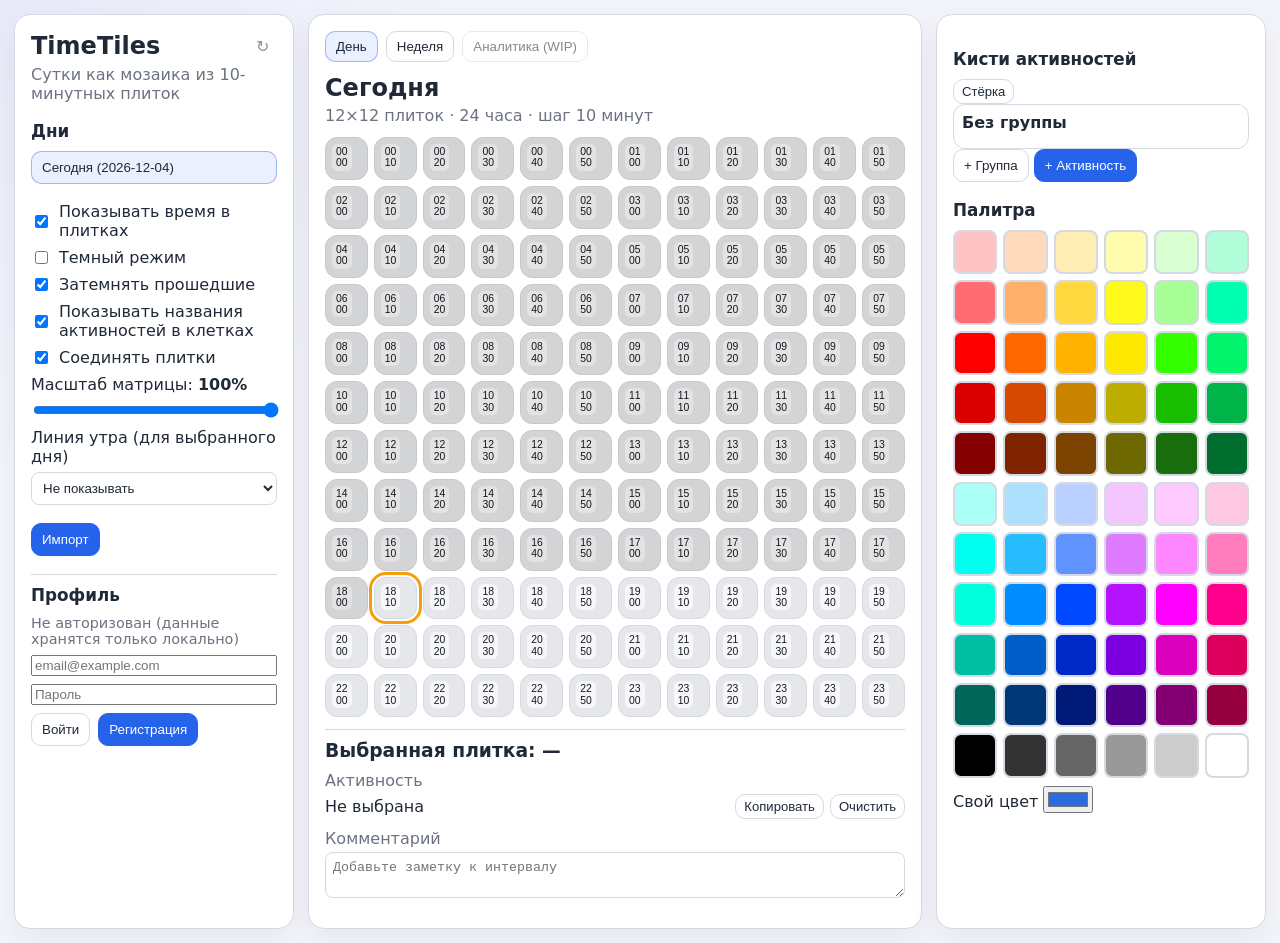
<file: index.html>
<!doctype html>
<html lang="ru">
  <head>
    <meta charset="UTF-8" />
    <meta name="viewport" content="width=device-width, initial-scale=1.0" />
    <title>TimeTiles</title>
    <link rel="stylesheet" href="styles.css" />
  </head>
  <body>
    <div class="app-shell">
      <aside class="panel panel-left">
        <div class="logo-block">
          <div class="logo-title-row">
            <h1>TimeTiles</h1>
            <button id="syncProfileBtn" class="icon-btn icon-refresh" title="Синхронизировать профиль" aria-label="Синхронизировать профиль">↻</button>
          </div>
          <p>Сутки как мозаика из 10-минутных плиток</p>
        </div>

        <section class="section">
          <h2 id="periodListTitle">Дни</h2>
          <div id="dayList" class="day-list"></div>
        </section>

        <section class="section switches">
          <label class="switch-row">
            <input type="checkbox" id="toggleTimeLabels" />
            <span>Показывать время в плитках</span>
          </label>
          <label class="switch-row">
            <input type="checkbox" id="toggleTheme" />
            <span>Темный режим</span>
          </label>
          <label class="switch-row">
            <input type="checkbox" id="togglePastDimming" />
            <span>Затемнять прошедшие</span>
          </label>
          <label class="switch-row">
            <input type="checkbox" id="toggleActivityLabels" />
            <span>Показывать названия активностей в клетках</span>
          </label>
          <label class="switch-row">
            <input type="checkbox" id="toggleTileConnections" />
            <span>Соединять плитки</span>
          </label>
          <label class="scale-setting" for="gridScale">
            <span>Масштаб матрицы: <strong id="gridScaleValue">100%</strong></span>
            <input type="range" id="gridScale" min="50" max="100" step="5" value="100" />
          </label>
          <label class="day-setting" for="morningLineTime">
            <span>Линия утра (для выбранного дня)</span>
            <select id="morningLineTime">
              <option value="">Не показывать</option>
              <option value="6">06:00</option>
              <option value="8">08:00</option>
              <option value="10">10:00</option>
              <option value="12">12:00</option>
            </select>
          </label>
        </section>

        <section class="section">
          <button id="openImportModal" class="btn btn-primary">Импорт</button>
        </section>

        <section class="section auth-section">
          <h2>Профиль</h2>
          <p id="authStatus" class="auth-status">Не авторизован</p>
          <div id="authForm" class="auth-form">
            <input type="email" id="authEmail" placeholder="email@example.com" autocomplete="email" />
            <input type="password" id="authPassword" placeholder="Пароль" autocomplete="current-password" />
            <div class="auth-actions">
              <button id="authLoginBtn" class="btn">Войти</button>
              <button id="authRegisterBtn" class="btn btn-primary">Регистрация</button>
            </div>
          </div>
          <button id="authLogoutBtn" class="btn" hidden>Выйти</button>

          <div id="shareSection" class="share-section" hidden>
            <p class="auth-status">Публичная ссылка на матрицу (только просмотр)</p>
            <div class="share-controls">
              <input type="text" id="shareLinkInput" readonly placeholder="Сначала войдите в профиль" />
              <button id="copyShareLinkBtn" class="btn btn-subtle" type="button">Копировать</button>
            </div>
          </div>
        </section>
      </aside>

      <main class="panel panel-center">
        <div class="view-tabs" role="tablist" aria-label="Режим просмотра">
          <button id="dayViewTab" class="view-tab" type="button" data-view="day">День</button>
          <button id="weekViewTab" class="view-tab" type="button" data-view="week">Неделя</button>
          <button id="analyticsViewTab" class="view-tab" type="button" data-view="analytics" disabled title="Скоро">Аналитика (WIP)</button>
        </div>

        <div class="center-header">
          <h2 id="selectedDayTitle"></h2>
          <p id="selectedViewSubtitle">12×12 плиток · 24 часа · шаг 10 минут</p>
        </div>

        <div id="grid" class="grid" aria-label="Матрица времени"></div>

        <section class="tile-editor" id="tileEditor">
          <h3>Выбранная плитка: <span id="selectedTileTime">—</span></h3>
          <div class="tile-editor-row">
            <label>Активность</label>
            <div class="activity-inline">
              <span id="selectedActivityName">Не выбрана</span>
              <div class="tile-editor-actions">
                <button id="copySelectedActivity" class="btn btn-subtle">Копировать</button>
                <button id="clearSelectedActivity" class="btn btn-subtle">Очистить</button>
              </div>
            </div>
          </div>
          <div class="tile-editor-row">
            <label for="selectedComment">Комментарий</label>
            <textarea id="selectedComment" rows="2" placeholder="Добавьте заметку к интервалу"></textarea>
          </div>
        </section>
      </main>

      <aside class="panel panel-right">
        <section class="section">
          <h2>Кисти активностей</h2>
          <button id="eraserBrushBtn" class="btn btn-subtle">Стёрка</button>
          <div id="groupsContainer" class="groups-container"></div>
          <button id="addGroupBtn" class="btn">+ Группа</button>
          <button id="addUngroupedActivityBtn" class="btn btn-primary">+ Активность</button>
        </section>

        <section class="section">
          <h2>Палитра</h2>
          <div id="palette" class="palette"></div>
          <label class="custom-color">
            Свой цвет
            <input type="color" id="customColorPicker" value="#2d6cdf" />
          </label>
        </section>
      </aside>
    </div>

    <dialog id="importModal">
      <form method="dialog" class="modal-content" id="importForm">
        <h3>Импорт встреч</h3>
        <p>Каждая строка: <code>XX:XX-YY:YY NAME</code></p>
        <textarea id="importText" rows="10" placeholder="09:00-09:45 Standup
13:10-14:00 Demo"></textarea>
        <div class="modal-actions">
          <button class="btn" value="cancel">Отмена</button>
          <button class="btn btn-primary" id="applyImport" value="default">Импортировать</button>
        </div>
      </form>
    </dialog>

    <div id="tooltip" class="tooltip" role="tooltip"></div>

    <template id="groupTemplate">
      <article class="group-card">
        <div class="group-header">
          <div class="group-title-wrap">
            <input class="group-name" />
            <input class="group-color" type="color" />
          </div>
          <button class="icon-btn delete-group" title="Удалить группу">✕</button>
        </div>
        <div class="group-actions">
          <button class="btn btn-subtle add-activity-in-group">+ Активность в группе</button>
        </div>
        <div class="activities"></div>
      </article>
    </template>

    <template id="activityTemplate">
      <div class="activity-brush">
        <button class="brush-button"></button>
        <input class="activity-name" />
        <input class="activity-color" type="color" />
        <button class="icon-btn delete-activity" title="Удалить активность">🗑</button>
      </div>
    </template>

    <script src="app.js"></script>
  </body>
</html>
</file>
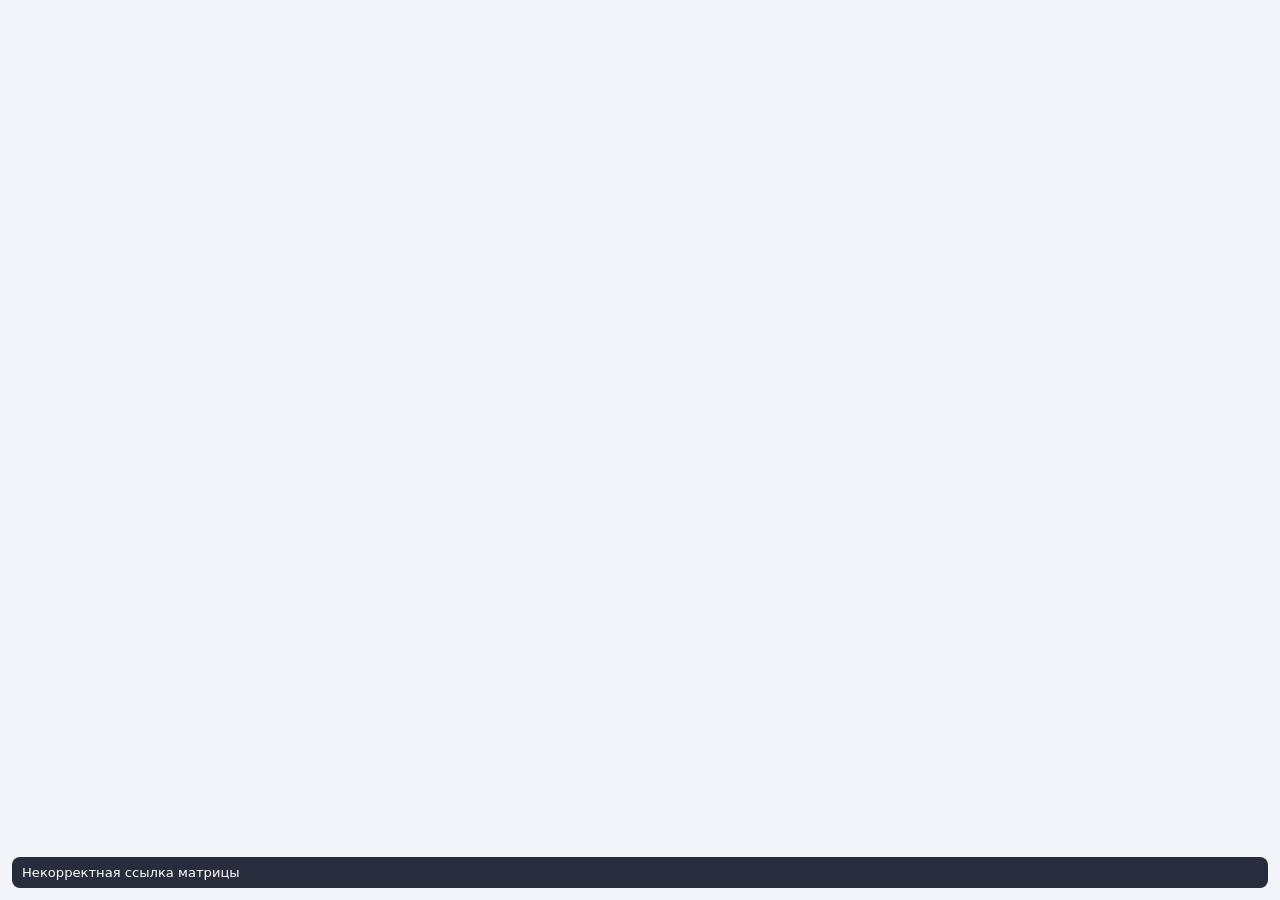
<file: share.html>
<!doctype html>
<html lang="ru">
  <head>
    <meta charset="UTF-8" />
    <meta name="viewport" content="width=device-width, initial-scale=1.0" />
    <title>TimeTiles · Shared Matrix</title>
    <link rel="stylesheet" href="styles.css" />
  </head>
  <body class="share-page">
    <main class="share-shell">
      <div id="shareGrid" class="grid share-grid" aria-label="Публичная матрица времени"></div>
    </main>

    <div id="shareTooltip" class="tooltip" role="tooltip"></div>
    <div id="shareStatus" class="share-status" hidden></div>

    <script src="share.js"></script>
  </body>
</html>
</file>
<file: styles.css>
:root {
  --bg: #f3f5fb;
  --panel: #ffffff;
  --text: #1f2937;
  --muted: #6b7280;
  --grid-gap: 6px;
  --border: #d5d9e3;
  --selected: #0f172a;
  --center-scale: 1;
  --join-overlap: 3px;
}

body.dark {
  --bg: #101521;
  --panel: #172033;
  --text: #ecf1ff;
  --muted: #a5b4d4;
  --border: #2b3854;
  --selected: #f8fafc;
}

* { box-sizing: border-box; }
body {
  margin: 0;
  font-family: Inter, system-ui, -apple-system, Segoe UI, Roboto, sans-serif;
  color: var(--text);
  background: radial-gradient(circle at top left, #4f46e510 1%, transparent 30%), var(--bg);
}

.app-shell {
  display: grid;
  grid-template-columns: 280px 1fr 330px;
  gap: 14px;
  min-height: 100vh;
  padding: 14px;
}

.panel {
  background: var(--panel);
  border: 1px solid var(--border);
  border-radius: 16px;
  padding: 16px;
  box-shadow: 0 10px 30px #0000000f;
}

.section { margin-top: 18px; }
.section h2 { margin: 0 0 10px; font-size: 1.05rem; }
.logo-block h1 { margin: 0; }
.logo-title-row {
  display: flex;
  align-items: center;
  justify-content: space-between;
  gap: 8px;
}

.icon-refresh {
  border: 1px solid var(--border);
  border-radius: 8px;
  width: 30px;
  height: 30px;
  display: inline-flex;
  align-items: center;
  justify-content: center;
  font-size: 1rem;
}

.icon-refresh:disabled {
  opacity: 0.5;
  cursor: not-allowed;
}

.logo-block p { margin: 4px 0 0; color: var(--muted); }

.day-list { display: flex; flex-direction: column; gap: 8px; }
.day-button {
  border: 1px solid var(--border);
  background: transparent;
  color: inherit;
  border-radius: 10px;
  padding: 8px 10px;
  text-align: left;
  cursor: pointer;
}
.day-button.current { border-color: #2563eb; }
.day-button.active { background: #2563eb18; border-color: #2563eb66; }

.switch-row { display: flex; gap: 8px; margin-bottom: 8px; align-items: center; }

.scale-setting {
  display: flex;
  flex-direction: column;
  gap: 6px;
  margin-top: 8px;
}

.scale-setting input[type="range"] {
  width: 100%;
}

.day-setting {
  display: flex;
  flex-direction: column;
  gap: 6px;
  margin-top: 8px;
}

.day-setting select {
  border: 1px solid var(--border);
  background: transparent;
  color: inherit;
  border-radius: 8px;
  padding: 7px;
}

.btn {
  border: 1px solid var(--border);
  background: transparent;
  color: inherit;
  padding: 8px 10px;
  border-radius: 10px;
  cursor: pointer;
}
.btn-primary { background: #2563eb; color: white; border-color: #2563eb; }
.btn-subtle { font-size: 0.82rem; padding: 4px 8px; }
.btn.active { background: #2563eb18; border-color: #2563eb66; }

.auth-section {
  border-top: 1px solid var(--border);
  padding-top: 10px;
}

.auth-status {
  margin: 0 0 8px;
  color: var(--muted);
  font-size: 0.9rem;
}

.auth-form {
  display: flex;
  flex-direction: column;
  gap: 8px;
}

.auth-actions {
  display: flex;
  gap: 8px;
}


.view-tabs {
  display: flex;
  gap: 8px;
  position: relative;
  z-index: 2;
}

.view-tab {
  -webkit-appearance: none;
  appearance: none;
  border: 1px solid var(--border);
  background: transparent;
  color: inherit;
  border-radius: 10px;
  padding: 7px 10px;
  cursor: pointer;
  pointer-events: auto;
  touch-action: manipulation;
}

.view-tab.active {
  background: #2563eb18;
  border-color: #2563eb66;
}

.view-tab:disabled {
  opacity: 0.55;
  cursor: not-allowed;
}

.panel-center {
  display: flex;
  flex-direction: column;
  gap: 12px;
  width: calc(100% * var(--center-scale));
  max-width: 100%;
  justify-self: center;
}
.center-header h2 { margin: 0; }
.center-header p { margin: 4px 0 0; color: var(--muted); }

.grid {
  position: relative;
  display: grid;
  grid-template-columns: repeat(12, 1fr);
  gap: var(--grid-gap);
  overflow: visible;
}

.morning-line {
  position: absolute;
  left: 0;
  right: 0;
  height: 2px;
  background: #ef4444;
  border-radius: 999px;
  pointer-events: none;
  z-index: 8;
  box-shadow: 0 0 0 1px #ffffff99;
}

body.dark .morning-line {
  background: #f97316;
  box-shadow: 0 0 0 1px #00000099;
}
.tile {
  position: relative;
  z-index: 1;
  aspect-ratio: 1;
  border-radius: 12px;
  border: 1px solid var(--border);
  background: #e5e7eb;
  cursor: pointer;
  overflow: hidden;
  isolation: isolate;
}

.tile.joined-right,
.tile.joined-down {
  overflow: visible;
}
.tile.future {
  background: color-mix(in srgb, var(--activity-color, #d1d5db) 18%, transparent);
  box-shadow: inset 0 0 0 3px var(--activity-color, transparent);
}
.tile.past { filter: saturate(0.55) brightness(0.92); }
.tile.current { outline: 3px solid #f59e0b; outline-offset: 2px; }
.tile.selected { border-color: var(--selected); box-shadow: inset 0 0 0 2px var(--selected); }


.tile.joined-right::after,
.tile.joined-down::before {
  content: '';
  position: absolute;
  background: var(--join-color, transparent);
  pointer-events: none;
  z-index: -1;
}

.tile.joined-right::after {
  top: 12%;
  bottom: 12%;
  left: calc(100% - var(--join-overlap));
  width: calc(var(--grid-gap) + (var(--join-overlap) * 2));
}

.tile.joined-down::before {
  left: 12%;
  right: 12%;
  top: calc(100% - var(--join-overlap));
  height: calc(var(--grid-gap) + (var(--join-overlap) * 2));
}

.tile-time {
  position: absolute;
  top: 6px;
  left: 6px;
  font-size: 0.65rem;
  line-height: 1.1;
  color: #111827;
  background: #ffffffb0;
  border-radius: 6px;
  padding: 2px 4px;
}
body.dark .tile-time { color: #f3f4f6; background: #00000080; }

.tile-label {
  position: absolute;
  inset: auto 6px 6px;
  font-size: 0.68rem;
  font-weight: 600;
  white-space: nowrap;
  overflow: hidden;
  text-overflow: ellipsis;
  z-index: 2;
}
.tile.connected-left .tile-label::before,
.tile.connected-right .tile-label::after {
  content: "";
  position: absolute;
  top: 50%;
  width: 8px;
  border-top: 1px solid #1118276e;
}
.tile.connected-left .tile-label::before { left: -8px; }
.tile.connected-right .tile-label::after { right: -8px; }

.tile-editor {
  border-top: 1px solid var(--border);
  padding-top: 10px;
}
.tile-editor h3 { margin: 0 0 10px; }
.tile-editor-row { margin-bottom: 10px; }
.tile-editor-row label { display: block; margin-bottom: 4px; color: var(--muted); }
.activity-inline { display: flex; justify-content: space-between; align-items: center; gap: 8px; }
.tile-editor-actions { display: flex; gap: 6px; }
textarea, input[type="text"], .activity-name, .group-name {
  width: 100%;
  border: 1px solid var(--border);
  background: transparent;
  color: inherit;
  border-radius: 8px;
  padding: 7px;
}

.groups-container { display: flex; flex-direction: column; gap: 10px; max-height: 55vh; overflow: auto; }
.group-card {
  border: 1px solid var(--border);
  border-radius: 12px;
  padding: 8px;
}
.group-header { display: flex; justify-content: space-between; gap: 8px; }
.group-title-wrap { display: grid; grid-template-columns: 1fr auto; gap: 6px; flex: 1; }
.activities { margin-top: 8px; display: flex; flex-direction: column; gap: 6px; }

.activity-brush {
  display: grid;
  grid-template-columns: auto 1fr auto auto;
  gap: 6px;
  align-items: center;
}
.brush-button {
  width: 30px;
  height: 30px;
  border: 2px solid var(--border);
  border-radius: 50%;
  cursor: pointer;
}
.brush-button.selected { border-color: #000; box-shadow: 0 0 0 2px #fff, 0 0 0 4px #1d4ed8; }
.icon-btn { border: none; background: transparent; cursor: pointer; color: inherit; font-size: 1rem; }

.palette { display: grid; grid-template-columns: repeat(6, 1fr); gap: 6px; margin-bottom: 8px; }
.palette-color {
  width: 100%;
  aspect-ratio: 1;
  border-radius: 8px;
  border: 2px solid var(--border);
  cursor: pointer;
}

dialog {
  border: 1px solid var(--border);
  border-radius: 14px;
  width: min(560px, 95vw);
  background: var(--panel);
  color: inherit;
}
.modal-content { display: flex; flex-direction: column; gap: 10px; }
.modal-actions { display: flex; justify-content: flex-end; gap: 8px; }

.tooltip {
  position: fixed;
  z-index: 200;
  pointer-events: none;
  background: #111827f0;
  color: white;
  padding: 6px 8px;
  border-radius: 8px;
  font-size: 0.75rem;
  white-space: pre-line;
  display: none;
}

@media (max-width: 1200px) {
  .app-shell { grid-template-columns: 1fr; }
  
.view-tabs {
  display: flex;
  gap: 8px;
}

.view-tab {
  border: 1px solid var(--border);
  background: transparent;
  color: inherit;
  border-radius: 10px;
  padding: 7px 10px;
  cursor: pointer;
}

.view-tab.active {
  background: #2563eb18;
  border-color: #2563eb66;
}

.view-tab:disabled {
  opacity: 0.55;
  cursor: not-allowed;
}

.panel-center {
    width: 100%;
  }
}


.activity-brush.dragging { opacity: 0.45; }
.activity-brush.drop-before { border-top: 2px solid #2563eb; padding-top: 4px; }
.activity-brush.drop-after { border-bottom: 2px solid #2563eb; padding-bottom: 4px; }
.activities.drop-target { outline: 2px dashed #2563eb80; outline-offset: 3px; border-radius: 8px; }


.share-section {
  margin-top: 10px;
  padding-top: 10px;
  border-top: 1px solid var(--border);
}

.share-controls {
  display: flex;
  gap: 8px;
}

#shareLinkInput {
  flex: 1;
  min-width: 0;
}

.share-page {
  min-height: 100vh;
  background: var(--bg);
}

.share-shell {
  min-height: 100vh;
  display: grid;
  place-items: center;
  padding: 8px;
}

.share-grid {
  width: min(calc(100vh - 16px), calc(100vw - 16px));
  height: min(calc(100vh - 16px), calc(100vw - 16px));
}

.share-grid .tile {
  cursor: default;
}

.share-status {
  position: fixed;
  inset: auto 12px 12px;
  padding: 8px 10px;
  border-radius: 8px;
  background: #111827e6;
  color: white;
  font-size: 0.82rem;
}
</file>
